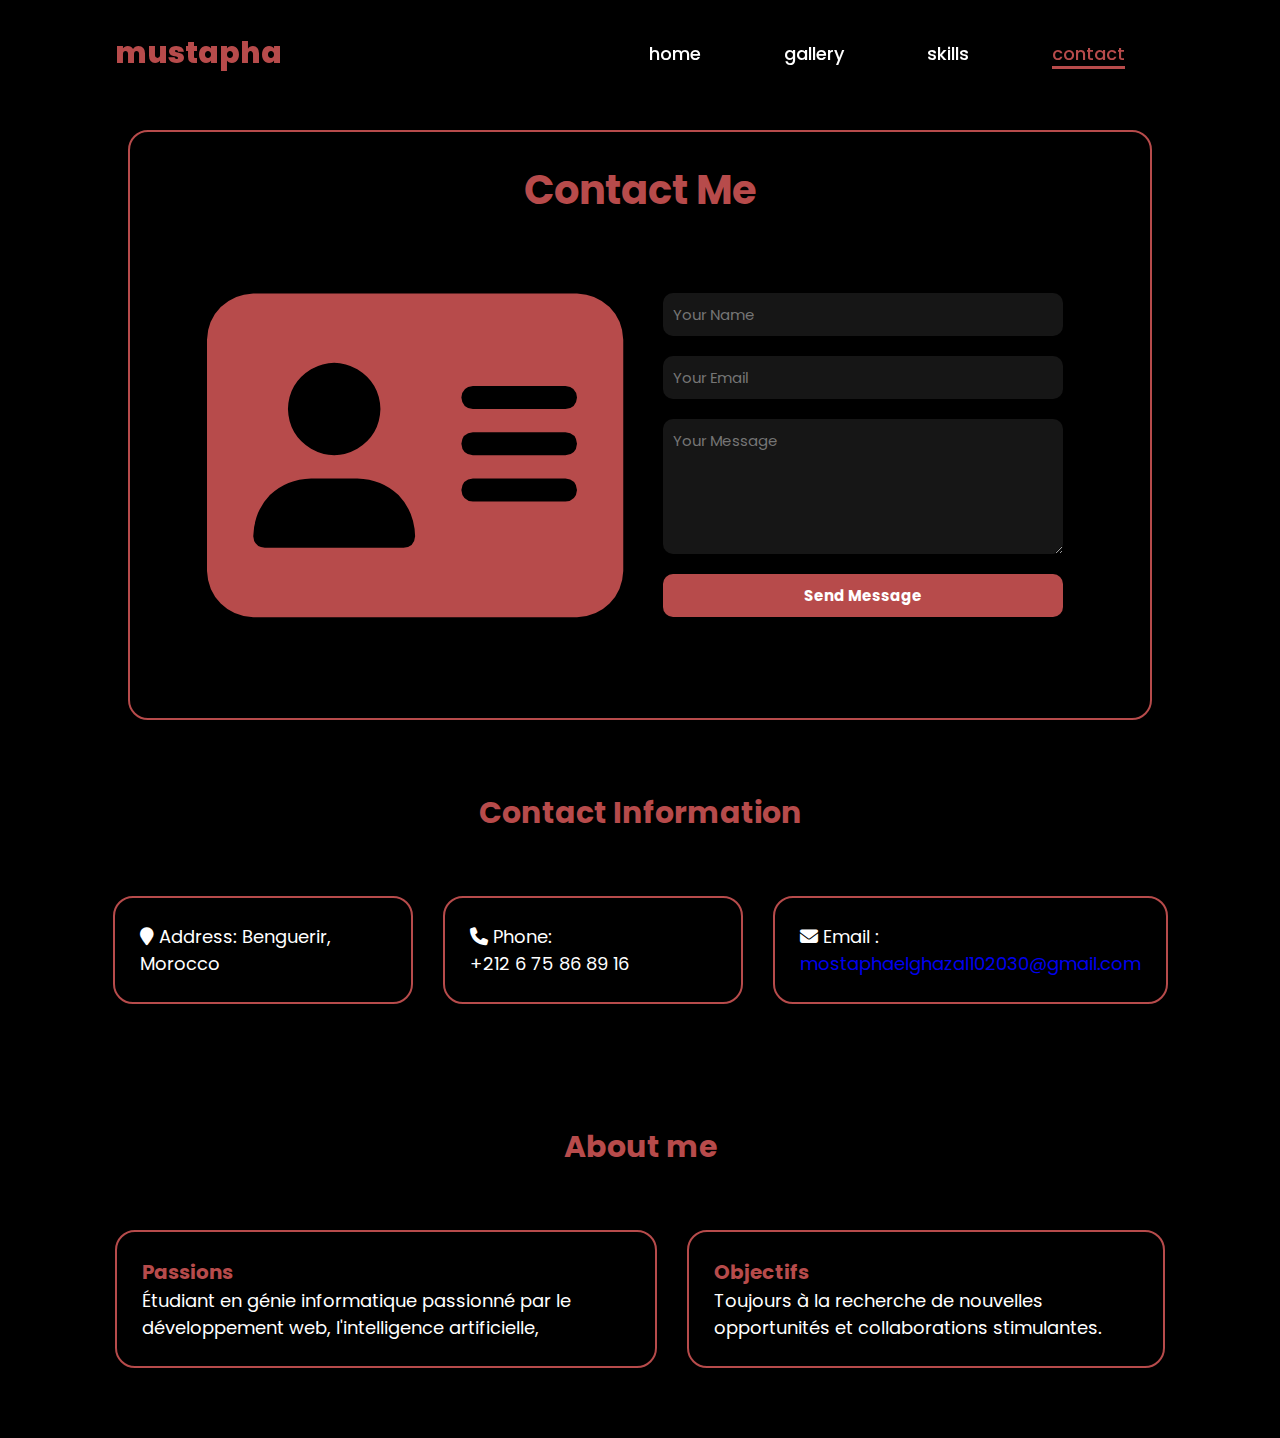
<file: contact.html>
<html lang="en">
<head>
    <meta charset="UTF-8">
    <meta name="viewport" content="width=device-width, initial-scale=1.0">
  
    <link rel="stylesheet" href="contact.css">
    <link rel="stylesheet" href="css/all.min.css">
    <link rel="stylesheet" href="css/fontawesome.min.css">
    <title>skills</title>
</head>
<body>
    <header>
        <a href="index.html"class="logo">mustapha</a>
        <button class="toggle-btn">
            <i class="fa fa-bars"></i>
          </button>
        <nav>
            <a href="index.html">home</a>
            <a href="page.html">gallery</a>
            <a href="skills.html">skills</a>
            <a class="active" href="contact.html">contact</a>
        </nav>
    </header>
    <article class="contact"> 
        <h1>Contact Me</h1>
         <section>
            <i class="fa fa-address-card"></i>
        <div class="contact-container">
           
            
                <input type="text" name="name" placeholder="Your Name" required>
                <input type="email" name="email" placeholder="Your Email" required>
                <textarea name="message" rows="5" placeholder="Your Message" required></textarea>
                <button type="submit">Send Message</button>
           
        </div>
         </section>
        
    
    </article>
     <article class="cordonne">
            <h2>Contact Information</h2>
            <section>     <p><i class="fa fa-map-marker"></i> Address: Benguerir, Morocco</p>
            <p><i class="fa fa-phone"></i> Phone: <br>+212 6 75 86 89 16</p>
            <p>
                <i class="fa fa-envelope"></i>
                Email :
                <a href="mailto:mostaphaelghazal102030@gmail.com">mostaphaelghazal102030@gmail.com</a>
              </p></section>
       
              
            
        </article>
        <article class="aboutmeee">
            <h2>About me</h2>
            <section class="about">
                <div>
                    <h3>
                      Passions  
                    </h3>
                  <p>

                    Étudiant en génie informatique passionné par le développement web, l'intelligence artificielle,</p>  
                </div>
                <div>
                    <h3>
                        Objectifs  
                    </h3>
                  <p>

                    Toujours à la recherche de nouvelles opportunités et collaborations stimulantes.</p>  
                </div>
                
            </section>
        </article>
  <script src="script.js"></script>
</body>
</html>
</file>
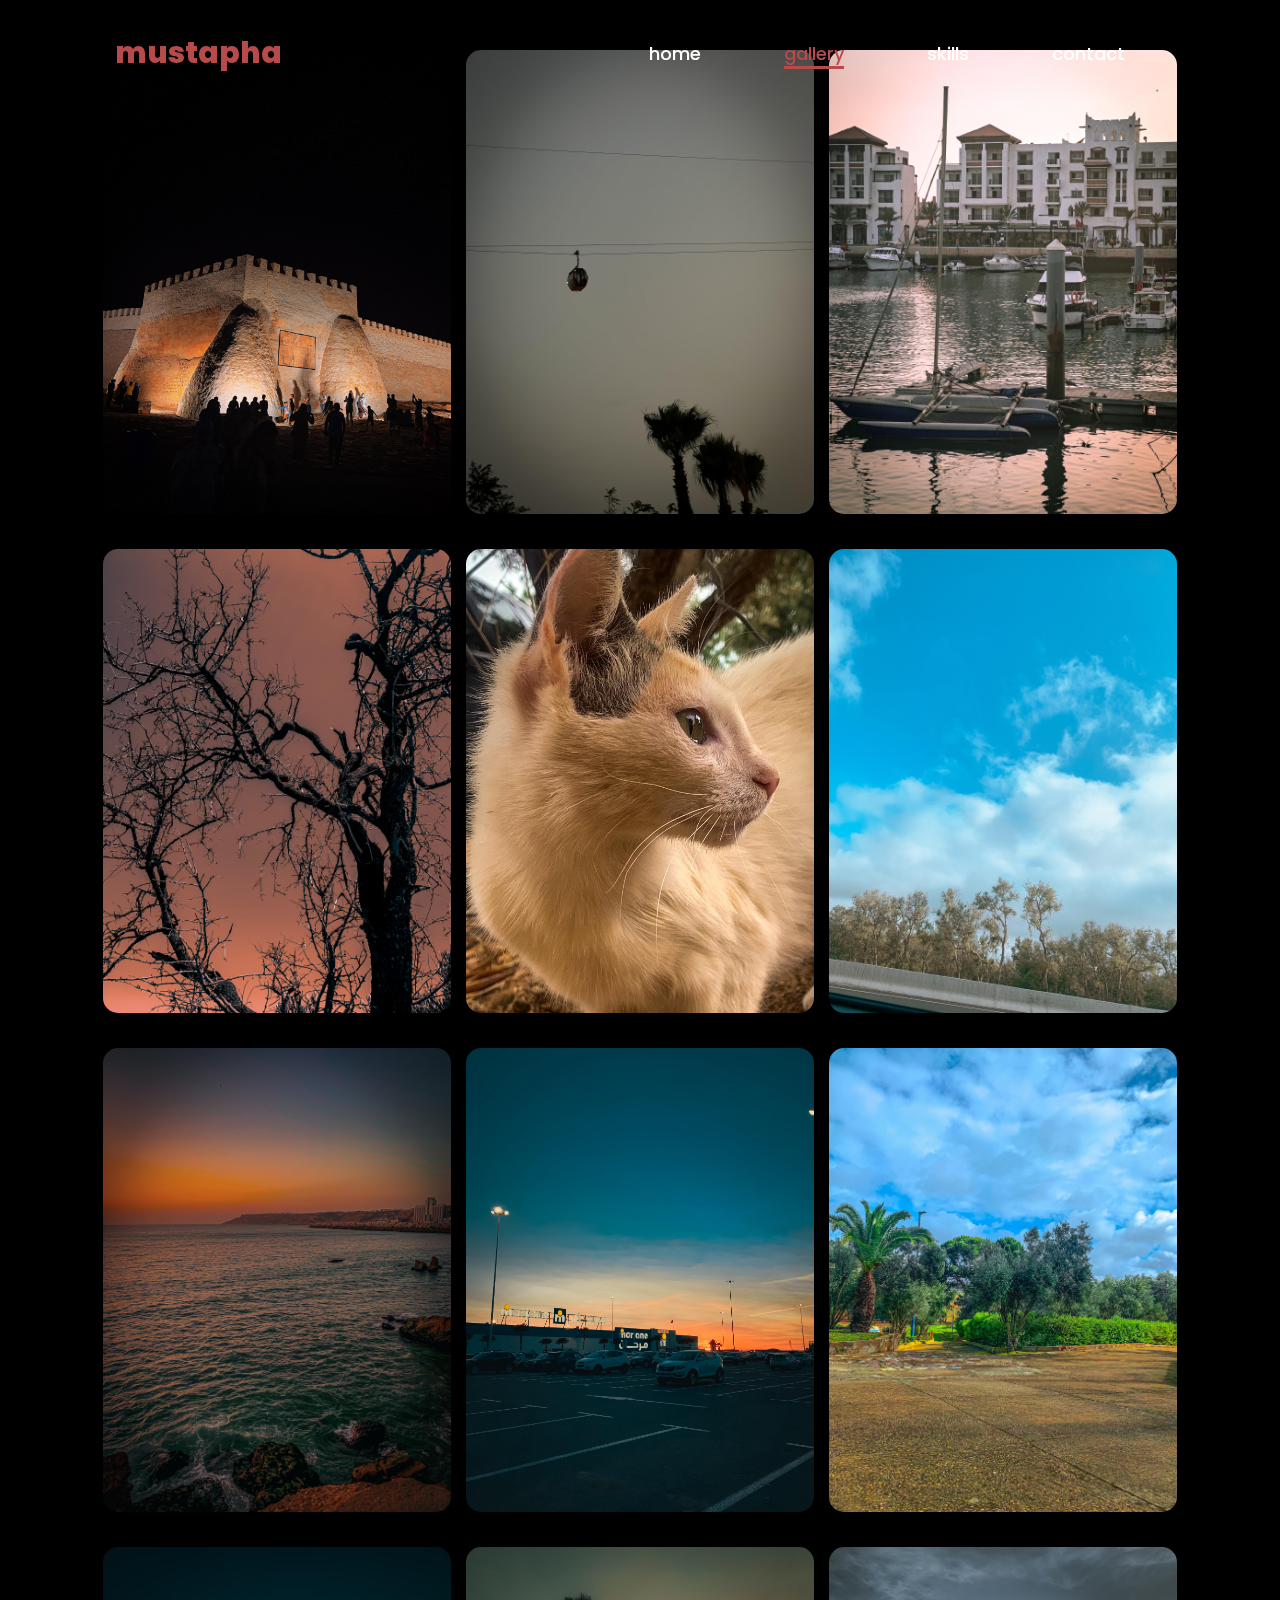
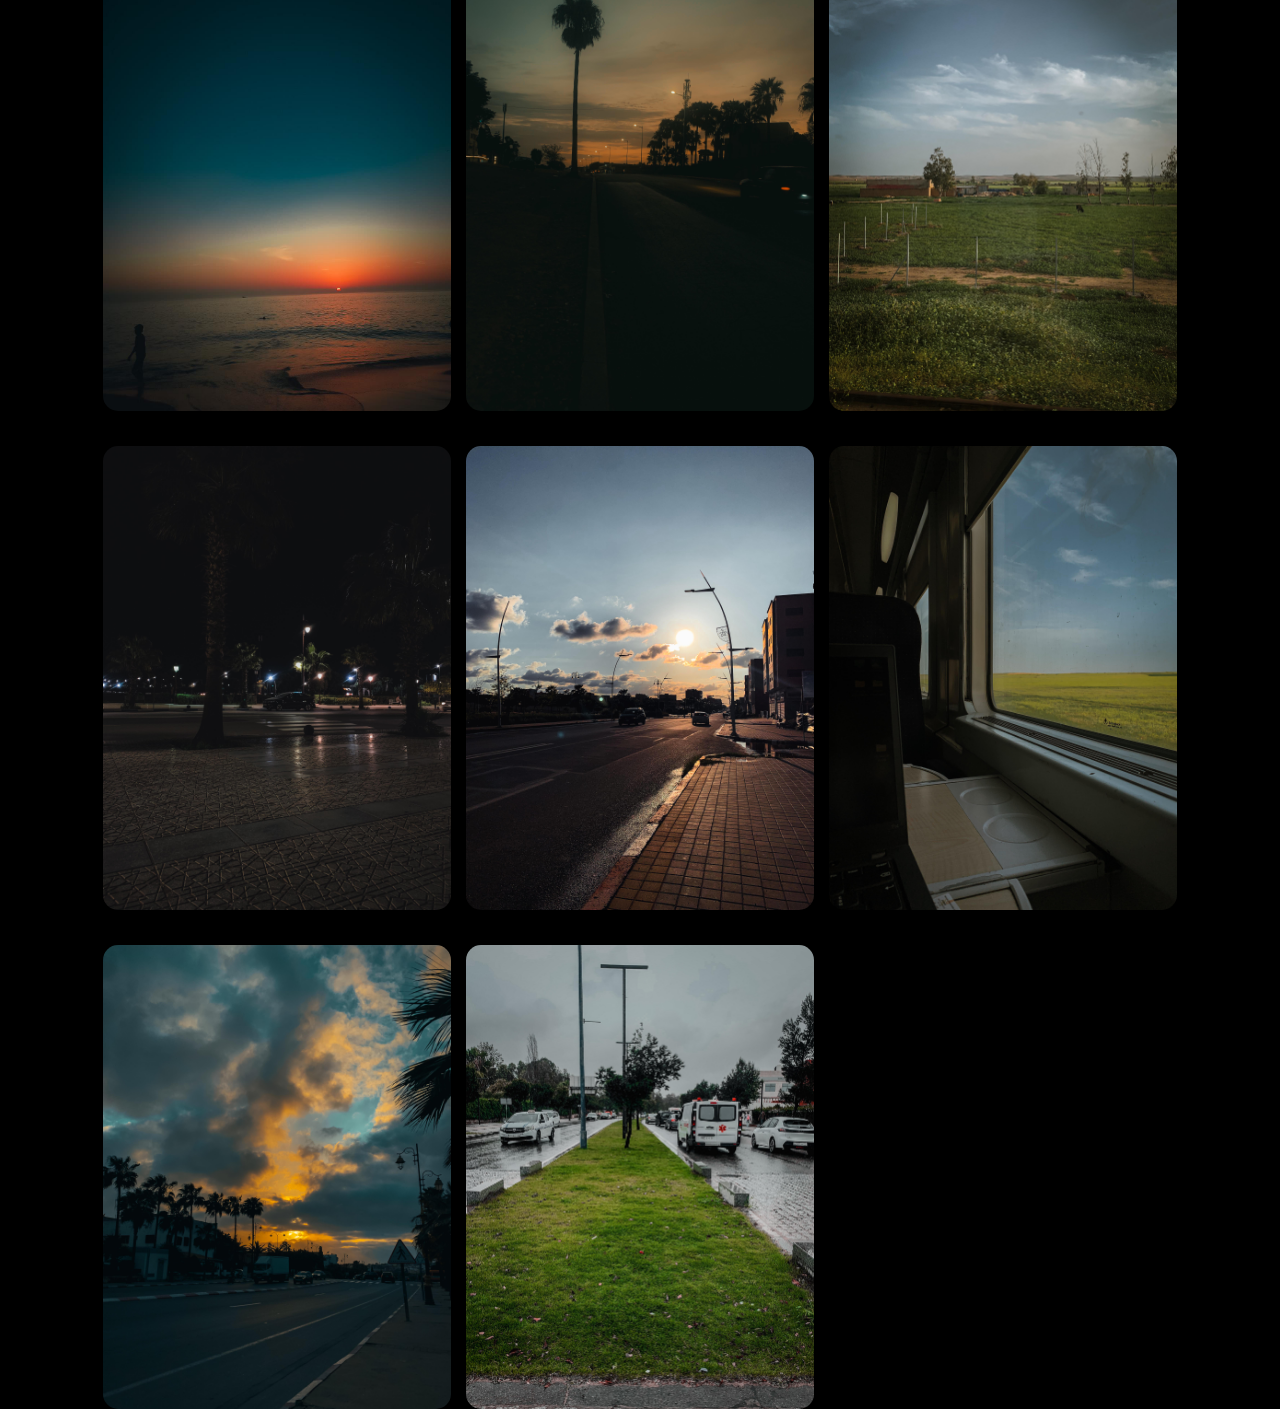
<file: page.html>
<html lang="en">
<head>
    <meta charset="UTF-8">
    <meta name="viewport" content="width=device-width, initial-scale=1.0">
    <link rel="stylesheet" href="css/all.min.css">
    <link rel="stylesheet" href="css/fontawesome.min.css">
    
    <link rel="stylesheet" href="service.css">
    <title>service</title>
</head>
<body>
    <header>
        <a href="index.html"class="logo">mustapha</a>
        <button class="toggle-btn">
            <i class="fa fa-bars"></i>
          </button>
        <nav>
            <a href="index.html">home</a>
            <a class="active" href="page.html">gallery</a>
            <a href="skills.html">skills</a>
            <a href="contact.html">contact</a>
        </nav>
        
    </header>
    <div class="container">
        <div class="card__container">
            <article class="card__article">
                <img src="agadir.jpg" alt="image" class="card__img">
                <div class="card__data">
                    <span class="card__description">Agadir oufella</span>
                    <h2 class="card__title">06/08/2024 </h2>
                    <a href="#" class="card__button">read more</a>
                </div>
            </article>

            <article class="card__article">
                <img src="agadir1.jpg" alt="image" class="card__img">
                <div class="card__data">
                    <span class="card__description">telepherique agadir</span>
                    <h2 class="card__title">06/08/2024</h2>
                    <a href="#" class="card__button">read more</a>
                </div>
            </article>

            <article class="card__article">
                <img src="agadir2.jpg" alt="image" class="card__img">
                <div class="card__data">
                    <span class="card__description">Marina agadir</span>
                    <h2 class="card__title">08/08/2024</h2>
                    <a href="#" class="card__button">read more</a>
                </div>
            </article>
            <article class="card__article">
                <img src="taza.jpg" alt="image" class="card__img">
                <div class="card__data">
                    <span class="card__description">taza</span>
                    <h2 class="card__title">20/06/2024</h2>
                    <a href="#" class="card__button">read more</a>
                </div>
            </article>
            <article class="card__article">
                <img src="taza1.jpg" alt="image" class="card__img">
                <div class="card__data">
                    <span class="card__description">taza</span>
                    <h2 class="card__title">25/06/2024</h2>
                    <a href="#" class="card__button">read more</a>
                </div>
            </article>
            <article class="card__article">
                <img src="taza2.jpg" alt="image" class="card__img">
                <div class="card__data">
                    <span class="card__description">auto route</span>
                    <h2 class="card__title">15/06/2024</h2>
                    <a href="#" class="card__button">read more</a>
                </div>
            </article>
            <article class="card__article">
                <img src="safi1.jpg" alt="image" class="card__img">
                <div class="card__data">
                    <span class="card__description">auto route</span>
                    <h2 class="card__title">15/06/2024</h2>
                    <a href="#" class="card__button">read more</a>
                </div>
            </article>
            <article class="card__article">
                <img src="safi2.jpg" alt="image" class="card__img">
                <div class="card__data">
                    <span class="card__description">auto route</span>
                    <h2 class="card__title">15/06/2024</h2>
                    <a href="#" class="card__button">read more</a>
                </div>
            </article>
            <article class="card__article">
                <img src="safi3.jpg" alt="image" class="card__img">
                <div class="card__data">
                    <span class="card__description">auto route</span>
                    <h2 class="card__title">30/09/2024</h2>
                    <a href="#" class="card__button">read more</a>
                </div>
            </article>
            <article class="card__article">
                <img src="ima/im1.jpg" alt="image" class="card__img">
                <div class="card__data">
                    <span class="card__description">sunset </span>
                    <h2 class="card__title">11/01/2025</h2>
                    <a href="#" class="card__button">read more</a>
                </div>
            </article>
            <article class="card__article">
                <img src="ima/im2.jpg" alt="image" class="card__img">
                <div class="card__data">
                    <span class="card__description">sunset</span>
                    <h2 class="card__title">15/06/2024</h2>
                    <a href="#" class="card__button">read more</a>
                </div>
            </article>
            <article class="card__article">
                <img src="ima/im3.jpg" alt="image" class="card__img">
                <div class="card__data">
                    <span class="card__description">nature</span>
                    <h2 class="card__title">15/06/2025</h2>
                    <a href="#" class="card__button">read more</a>
                </div>
            </article>
            <article class="card__article">
                <img src="ima/im4.jpg" alt="image" class="card__img">
                <div class="card__data">
                    <span class="card__description">night</span>
                    <h2 class="card__title">15/06/2024</h2>
                    <a href="#" class="card__button">read more</a>
                </div>
            </article>
            <article class="card__article">
                <img src="ima/im5.jpg" alt="image" class="card__img">
                <div class="card__data">
                    <span class="card__description">sun</span>
                    <h2 class="card__title">12/04/2025</h2>
                    <a href="#" class="card__button">read more</a>
                </div>
            </article><article class="card__article">
                <img src="ima/im6.jpg" alt="image" class="card__img">
                <div class="card__data">
                    <span class="card__description">travel</span>
                    <h2 class="card__title">01/03/2025</h2>
                    <a href="#" class="card__button">read more</a>
                </div>
            </article><article class="card__article">
                <img src="ima/im7.jpg" alt="image" class="card__img">
                <div class="card__data">
                    <span class="card__description">sunset</span>
                    <h2 class="card__title">25/04/2025</h2>
                    <a href="#" class="card__button">read more</a>
                </div>
            </article>
        </article><article class="card__article">
            <img src="ima/im8.jpg" alt="image" class="card__img">
            <div class="card__data">
                <span class="card__description">pluie</span>
                <h2 class="card__title">03/04/2025</h2>
                <a href="#" class="card__button">read more</a>
            </div>
        </article>
        </div>
    </div>
     
  <script src="script.js"></script>
 </body>
</html>
</file>
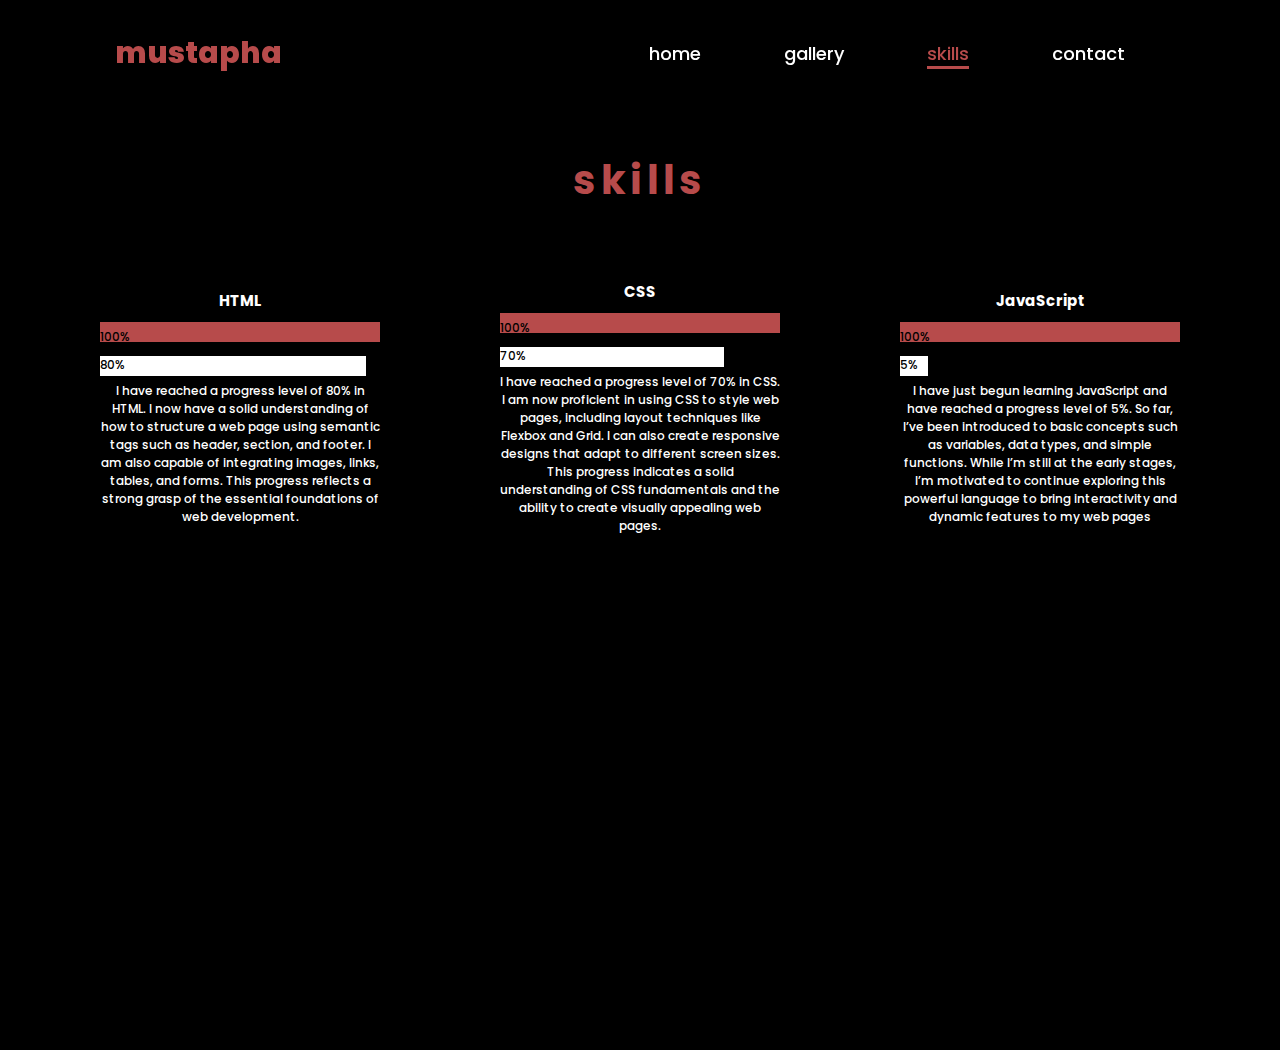
<file: skills.html>
<html lang="en">
  <head>
    <meta charset="UTF-8" />
    <meta name="viewport" content="width=device-width, initial-scale=1.0" />
    <link rel="stylesheet" href="skills.css" />

    <link rel="stylesheet" href="css/all.min.css" />
    <link rel="stylesheet" href="css/fontawesome.min.css" />
    <title>skills</title>
  </head>
  <body>
    <header>
      <a href="index.html" class="logo">mustapha</a>
      <button class="toggle-btn">
        <i class="fa fa-bars"></i>
      </button>
      <nav>
        <a href="index.html">home</a>
        <a href="page.html">gallery</a>
        <a class="active" href="skills.html">skills</a>
        <a href="contact.html">contact</a>
      </nav>
    </header>
    <h1>skills</h1>

    <article> 
      <div class="skill-item">
        <h2>HTML</h2>
        <div class="progress-bar">
          <span class="progress-text">100%</span>
          <div class="progress" style="width: 95%">
            <span class="progress-text">80%</span>
          </div>
        </div>
        <p>
          I have reached a progress level of 80% in HTML. I now have a solid
          understanding of how to structure a web page using semantic tags such
          as header, section, and footer. I am also capable of integrating
          images, links, tables, and forms. This progress reflects a strong
          grasp of the essential foundations of web development.
        </p>
      </div>
      <div class="skill-item">
        <h2>CSS</h2>
        <div class="progress-bar">
          <span class="progress-text">100%</span>
          <div class="progress" style="width: 80%">
            <span class="progress-text">70%</span>
          </div>
        </div>
        <p>
          I have reached a progress level of 70% in CSS. I am now proficient in
          using CSS to style web pages, including layout techniques like Flexbox
          and Grid. I can also create responsive designs that adapt to different
          screen sizes. This progress indicates a solid understanding of CSS
          fundamentals and the ability to create visually appealing web pages.
        </p>
      </div>
      <div class="skill-item">
        <h2>JavaScript</h2>
        <div class="progress-bar">
          <span class="progress-text">100%</span>
          <div class="progress" style="width: 10%">
            <span class="progress-text">5%</span>
          </div>
        </div>
        <p>
          I have just begun learning JavaScript and have reached a progress
          level of 5%. So far, I’ve been introduced to basic concepts such as
          variables, data types, and simple functions. While I’m still at the
          early stages, I’m motivated to continue exploring this powerful
          language to bring interactivity and dynamic features to my web pages
        </p>
      </div>
    </article>
 
 
    
    <script src="script.js"></script>
  </body>
</html>
</file>
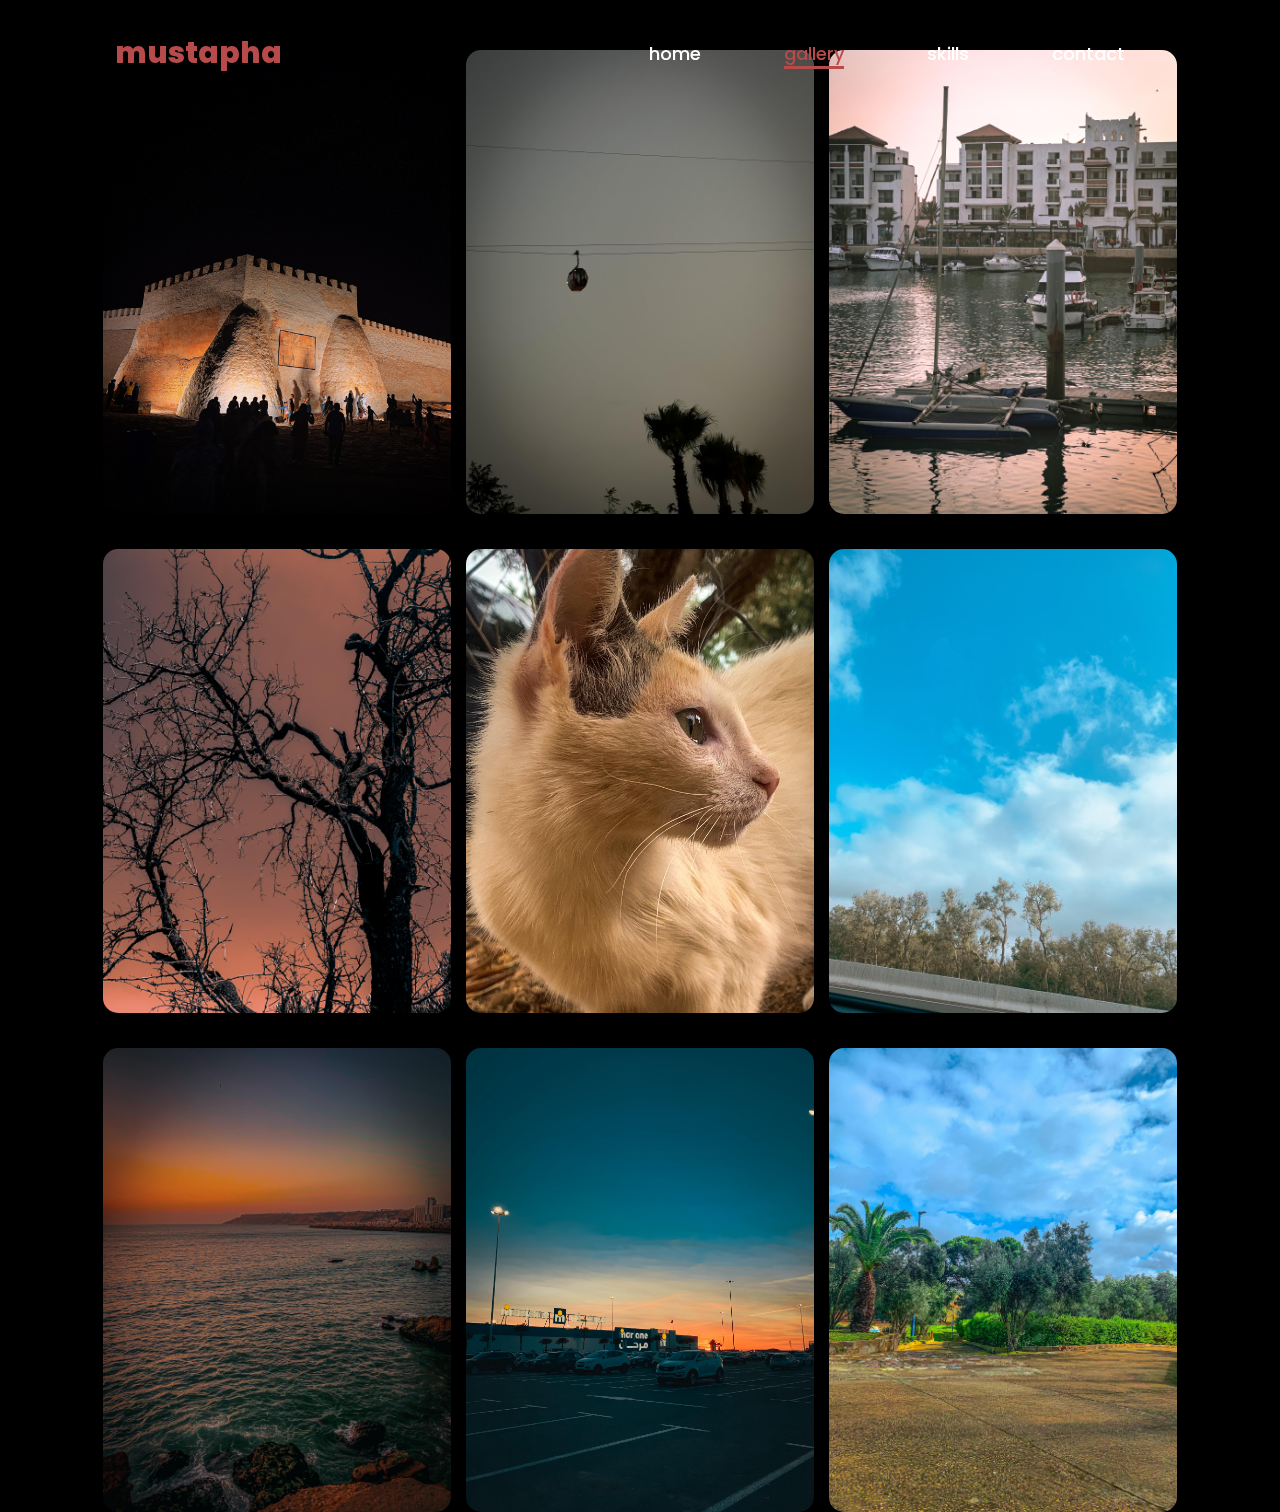
<file: portfolio/page.html>
<html lang="en">
<head>
    <meta charset="UTF-8">
    <meta name="viewport" content="width=device-width, initial-scale=1.0">
    
    <link rel="stylesheet" href="service.css">
    <title>service</title>
</head>
<body>
    <header>
        <a href="index.html"class="logo">mustapha</a>
    
        <nav>
            <a href="index.html">home</a>
            <a class="active" href="page.html">gallery</a>
            <a href="skills.html">skills</a>
            <a href="contact.html">contact</a>
        </nav>
        
    </header>
    <div class="container">
        <div class="card__container">
            <article class="card__article">
                <img src="agadir.jpg" alt="image" class="card__img">
                <div class="card__data">
                    <span class="card__description">Agadir oufella</span>
                    <h2 class="card__title">06/08/2024 </h2>
                    <a href="#" class="card__button">read more</a>
                </div>
            </article>

            <article class="card__article">
                <img src="agadir1.jpg" alt="image" class="card__img">
                <div class="card__data">
                    <span class="card__description">telepherique agadir</span>
                    <h2 class="card__title">06/08/2024</h2>
                    <a href="#" class="card__button">read more</a>
                </div>
            </article>

            <article class="card__article">
                <img src="agadir2.jpg" alt="image" class="card__img">
                <div class="card__data">
                    <span class="card__description">Marina agadir</span>
                    <h2 class="card__title">08/08/2024</h2>
                    <a href="#" class="card__button">read more</a>
                </div>
            </article>
            <article class="card__article">
                <img src="taza.jpg" alt="image" class="card__img">
                <div class="card__data">
                    <span class="card__description">taza</span>
                    <h2 class="card__title">20/06/2024</h2>
                    <a href="#" class="card__button">read more</a>
                </div>
            </article>
            <article class="card__article">
                <img src="taza1.jpg" alt="image" class="card__img">
                <div class="card__data">
                    <span class="card__description">taza</span>
                    <h2 class="card__title">25/06/2024</h2>
                    <a href="#" class="card__button">read more</a>
                </div>
            </article>
            <article class="card__article">
                <img src="taza2.jpg" alt="image" class="card__img">
                <div class="card__data">
                    <span class="card__description">auto route</span>
                    <h2 class="card__title">15/06/2024</h2>
                    <a href="#" class="card__button">read more</a>
                </div>
            </article>
            <article class="card__article">
                <img src="safi1.jpg" alt="image" class="card__img">
                <div class="card__data">
                    <span class="card__description">auto route</span>
                    <h2 class="card__title">15/06/2024</h2>
                    <a href="#" class="card__button">read more</a>
                </div>
            </article>
            <article class="card__article">
                <img src="safi2.jpg" alt="image" class="card__img">
                <div class="card__data">
                    <span class="card__description">auto route</span>
                    <h2 class="card__title">15/06/2024</h2>
                    <a href="#" class="card__button">read more</a>
                </div>
            </article>
            <article class="card__article">
                <img src="safi3.jpg" alt="image" class="card__img">
                <div class="card__data">
                    <span class="card__description">auto route</span>
                    <h2 class="card__title">15/06/2024</h2>
                    <a href="#" class="card__button">read more</a>
                </div>
            </article>
        </div>
    </div>
     
</body>
</html>
</file>
<file: contact.css>
@import url('https://fonts.googleapis.com/css2?family=Poppins%3Awght%40100%3B200%3B300%3B400%3B500%3B600&display=swap%27%29%3B');

* {
    margin: 0;
    padding: 0;
    box-sizing: border-box;
    border: none;
    text-decoration: none;
    outline: none;
    font-family: 'poppins', sans-serif;
}

html {
    font-size: 62.5%;
}

body {
    width: 100%;
    height: 100vh;
    overflow-x: hidden;
    background-color: black;
    color: white;

}

header {
    margin-top: 20px;
    position: fixed;
    top: 0;
    left: 0;
    width: 100%;
    padding: 1rem 9%;
    background-color: transparent;
    filter: drop-shadow(10px);
    display: flex;
    justify-content: space-between;
    align-items: center;
    z-index: 100;
}

.logo {
    font-size: 3rem;
    font-weight: 800;
    color: #b74b4b;
    cursor: pointer;
    transition: 0.5s ease;
}

.logo:hover {
    transform: scale(1.1);
}

nav a {
    font-size: 1.8rem;
    font-weight: 500;
    margin: 4rem;
    color: white;
    transition: 0.3s ease;
    border-bottom: 3px solid transparent;
}

nav a:hover,
nav a.active {
    color: #b74b4b;
    border-bottom: 3px solid #b74b4b;

}

@media(max-width:995px) {
    nav {
        position: absolute;
        display: none;
        top: 0;
        right: 0;
        width: 40%;
        border-left: 3px solid #b74b4b;
        border-bottom: 3px solid #b74b4b;
        border-top-left-radius: 2rem;
        padding: 1rem solid;
        background-color: #161616;
        border-top: 0, 1 rem solid rgba(0, 0, 0, 0.1);
    }

    nav.active {
        display: block;
    }

    nav a {
        display: block;
        font-size: 2rem;
        margin: 3rem 0;
    }

    nav a:hover,
    nav a.active {
        padding: 1rem;
        border-radius: 0, 5rem;
        border-bottom: 0, 5 rem solid #b74b4b;
    }

}

section {
    min-height: auto;
    padding: 5rem 9% 5rem;
}

.home {
    display: flex;
    justify-content: center;
    align-items: center;
    gap: 8rem;
    background-color: black;

}

.home-content h1 {
    font-size: 6rem;
    font-weight: 700;
    line-height: 1, 3;

}

span {
    color: #b74b4b;
}

.home-content h3 {
    font-size: 4rem;
    margin-bottom: 1rem;
    font-weight: 700;
}

.home-content p {
    font-size: 1, 7rem;
    margin-bottom: 2rem;
    font-weight: 500;
}

section {
    display: flex;
    flex-direction: row;
    gap: 30px;
    justify-content: center;
    align-items: center;
}

.fa-address-card {
    font-size: 37rem;
    color: #b74b4b;

}

.contact {
    display: flex;
    flex-direction: column;
    margin-top: 130px;
    justify-content: center;
    align-items: center;
    width: 80%;

    background-color: black;
    border: #b74b4b solid 2px;
    border-radius: 2rem;
    height: auto;
    margin-left: auto;
    margin-right: auto;
    padding: 28px;


}

.contact-container {

    display: flex;
    flex-direction: column;
    padding: 10px;
    border-radius: 20px;

    gap: 2rem;


}

.contact-container input,
textarea,
button {
    padding: 1rem;
    font-size: 15px;
    border-radius: 1rem;
    border: none;
    background-color: #161616;
    color: white;
    transition: 0.3s;
    width: 400px;
}

.contact-container input:focus,
textarea:focus,
button:focus {
    border: 2px solid #b74b4b;
    background-color: #161616;
    color: white;
}

.contact-container input:hover,
textarea:hover,
button:hover {
    background-color: #161616;
    color: white;
    border: 2px solid #b74b4b;
}

.contact h1 {
    font-size: 4rem;
    font-weight: 700;
    line-height: 1, 3;
    color: #b74b4b;
}

.contact-container button {
    background-color: #b74b4b;
    color: white;
    font-size: 1.5rem;
    font-weight: 700;
    cursor: pointer;
    transition: 0.3s ease;
}

.contact-container button:hover {
    background-color: #b74b4b;
    color: white;
    font-size: 1.5rem;
    font-weight: 700;
    cursor: pointer;
    transition: 0.3s ease;
}

@media(max-width:426px) {

    .contact h1 {
        font-size: 2rem;
    }

    .contact {
        width: 95%;
        padding: 2rem;
        border: none;

        gap: 1rem;
    }

    .contact-container {
        margin-left: 0px;
        width: fit-content;
        padding: 10px;
        border-radius: 20px;
        gap: 2rem;
    }

    .contact-container input,
    textarea,
    button {
        max-width: 300px;
    }

    section {
        display: flex;
        flex-direction: column;
        gap: 10px;
        justify-content: center;
        align-items: center;
    }

    .fa-address-card {
        font-size: 20rem;
        color: #b74b4b;
    }
}

@media(min-width:426px) and (max-width: 768px) {

    .contact h1 {
        font-size: 2rem;
    }

    .contact {
        width: 95%;
        padding: 2rem;
        border: none;

        gap: 1rem;
    }

    .contact-container {
        margin-left: 0px;
        width: fit-content;
        padding: 10px;
        border-radius: 20px;
        gap: 2rem;
    }

    .contact-container input,
    textarea,
    button {
        max-width: 300px;
    }

    section {
        display: flex;
        flex-direction: column;
        gap: 10px;
        justify-content: center;
        align-items: center;
    }

    .fa-address-card {
        font-size: 30rem;
        color: #b74b4b;
    }
}

@media(min-width:768px) and (max-width:995px) {

    .contact h1 {
        font-size: 2rem;
    }

    .contact {
        width: 95%;
        padding: 2rem;
        border: #b74b4b solid 2px;
        justify-content: center;
        align-items: center;
        gap: 1rem;
    }

    .contact-container {
        margin-left: 0px;
        width: fit-content;
        padding: 10px;
        border-radius: 20px;
        gap: 2rem;
    }

    .contact-container input,
    textarea,
    button {
        max-width: 300px;
    }

    section {
        display: flex;
        flex-direction: row;
        gap: 10px;
        justify-content: center;
        align-items: center;
    }

    .contact-container input,
    textarea,
    button {
        max-width: 300px;
    }

    .fa-address-card {
        font-size: 30rem;
        color: #b74b4b;
    }

    .cordonne section {
        display: flex;
        flex-direction: column;
    }

}

.show-nav {
    display: block;
}

.toggle-btn {
    display: none;
}

@media(max-width: 995px) {
    .toggle-btn {
        display: flex;


        right: 10%;
        padding: 1rem;
        background-color: #b74b4b;
        color: black;
        font-size: 17px;
        height: fit-content;
        width: fit-content;
        cursor: pointer;
        border: none;
        border-radius: 0.5rem;


    }

    .toggle-btn:hover {
        background-color: #a38282;
        color: white;
        font-size: 1.5rem;
        font-weight: 700;
        cursor: pointer;
        transition: 0.3s ease;
    }
    .aboutmeee,
    .cordonne {
        margin-top: 50px;
        display: flex;
        flex-direction: column;
        gap: 10px;
        justify-content: center;
        align-items: center;
        padding: 20px;
    }
    .aboutmeee h2 ,
    .cordonne h2 {
        font-size: 2rem;
        font-weight: 700;
        line-height: 1, 3;
        color: #b74b4b;
        justify-content: center;
        align-items: center;
    }

    .cordonne p {
        border: none;
    }}
    
 
.cordonne {
    margin-top: 50px;
    display: flex;
    flex-direction: column;
    gap: 10px;
    justify-content: center;
    align-items: center;
    padding: 20px;

}

article h2 {
    font-size: 3rem;
    font-weight: 700;
    line-height: 1, 3;
    color: #b74b4b;
    justify-content: center;
    align-items: center;
}
article h3{
    font-size: 2rem;
    font-weight: 700;
    line-height: 1, 3;
    color: #b74b4b;
    justify-content: center;
    align-items: center;
}
.aboutmeee,
.cordonne {
    margin-top: 50px;
    display: flex;
    flex-direction: column;
    gap: 10px;
    justify-content: center;
    align-items: center;
    padding-bottom: 20px;
}

.cordonne p {
    font-size: 18px;
    border: #b74b4b solid 2px;
    border-radius: 20px;
    padding: 25px;
    min-width: 300px;
    text-decoration: none;
}
.cordonne p:hover {
    background-color: #b74b4b;
    color: white;
    font-size: 1.5rem;
    font-weight: 700;
    cursor: pointer;
    transition: 0.3s ease;
}
.aboutmeee div {
    font-size: 18px;
    border: #b74b4b solid 2px;
    border-radius: 20px;
    padding: 25px;
    min-width: 300px;
    text-decoration: none;
    justify-content: center;
    align-items: center;
}
</file>
<file: service.css>
@import url('https://fonts.googleapis.com/css2?family=Poppins%3Awght%40100%3B200%3B300%3B400%3B500%3B600&display=swap%27%29%3B');

* {
  margin: 0;
  padding: 0;
  box-sizing: border-box;
  border: none;
  text-decoration: none;
  outline: none;
  font-family: 'poppins', sans-serif;
}

html {
  font-size: 62.5%;
}

body {
  width: 100%;
  height: 100vh;
  overflow-x: hidden;
  background-color: black;
  color: white;

}

header {
  margin-top: 20px;
  position: fixed;
  top: 0;
  left: 0;
  width: 100%;
  padding: 1rem 9%;
  background-color: transparent;
  filter: drop-shadow(10px);
  display: flex;
  justify-content: space-between;
  align-items: center;
  z-index: 100;

}

.logo {
  font-size: 3rem;
  font-weight: 800;
  color: #b74b4b;
  cursor: pointer;
  transition: 0.5s ease;
}

.logo:hover {
  transform: scale(1.1);
}

nav a {
  font-size: 1.8rem;
  font-weight: 500;
  margin: 4rem;
  color: white;
  transition: 0.3s ease;
  border-bottom: 3px solid transparent;
}

nav a:hover,
nav a.active {
  color: #b74b4b;
  border-bottom: 3px solid #b74b4b;

}

@media(max-width:995px) {
  nav {
    position: absolute;
    display: none;
    top: 0;
    right: 0;
    width: 40%;
    border-left: 3px solid #b74b4b;
    border-bottom: 3px solid #b74b4b;
    border-top-left-radius: 2rem;
    padding: 1rem solid;
    background-color: #161616;
    border-top: 0, 1 rem solid rgba(0, 0, 0, 0.1);
  }

  nav.active {
    display: block;
  }

  nav a {
    display: block;
    font-size: 2rem;
    margin: 3rem 0;
  }

  nav a:hover,
  nav a.active {
    padding: 1rem;
    border-radius: 0, 5rem;
    border-bottom: 0, 5 rem solid #b74b4b;
  }
}

section {
  min-height: 100vh;
  padding: 5rem 9% 5rem;
}

.home {
  display: flex;
  justify-content: center;
  align-items: center;
  gap: 8rem;
  background-color: black;

}

.home-content h1 {
  font-size: 6rem;
  font-weight: 700;
  line-height: 1, 3;

}

span {
  color: #b74b4b;
}

.home-content h3 {
  font-size: 4rem;
  margin-bottom: 1rem;
  font-weight: 700;
}

.home-content p {
  font-size: 1, 7rem;
  margin-bottom: 2rem;
  font-weight: 500;
}

@import url("https://fonts.googleapis.com/css2?family=Poppins:wght@400;500&display=swap");

:root {

  --text-color: white;
  --body-font: "Poppins", sans-serif;
  --h2-font-size: 1.25rem;
  --small-font-size: .813rem;
}


@media screen and (min-width: 1120px) {
  :root {
    --h2-font-size: 1.5rem;
    --small-font-size: .875rem;
  }
}

* {
  box-sizing: border-box;
  padding: 0;
  margin: 0;
}

body {
  font-family: var(--body-font);

  color: var(--text-color);
}

img {
  display: block;
  max-width: 100%;
  height: auto;
}

/*=============== CARD ===============*/
.container {
  display: grid;
  place-items: center;
  margin-inline: 1.5rem;
  padding-block: 5rem;
}

.card__container {
  display: grid;
  row-gap: 3.5rem;
}

.card__article {
  position: relative;
  overflow: hidden;
}

.card__img {
  width: 328px;
  border-radius: 1.5rem;
}

.card__data {
  width: 280px;
  background-color: var(--container-color);
  padding: 1.5rem 2rem;
  box-shadow: 0 8px 24px hsla(0, 0%, 0%, .15);
  border-radius: 1rem;
  position: absolute;
  bottom: -9rem;
  left: 0;
  right: 0;
  margin-inline: auto;
  opacity: 0;
  transition: opacity 1s 1s;
}

.card__description {
  display: block;
  font-size: var(--small-font-size);
  margin-bottom: .25rem;
}

.card__title {
  font-size: var(--h2-font-size);
  font-weight: 500;
  color: var(--title-color);
  margin-bottom: .75rem;
}

.card__button {
  text-decoration: none;
  font-size: var(--small-font-size);
  font-weight: 500;
  color: var(--first-color);
}

.card__button:hover {
  text-decoration: underline;
}

/* Naming animations in hover */
.card__article:hover .card__data {
  animation: show-data 1s forwards;
  opacity: 1;
  transition: opacity .3s;
}

.card__article:hover {
  animation: remove-overflow 2s forwards;
}

.card__article:not(:hover) {
  animation: show-overflow 2s forwards;
}

.card__article:not(:hover) .card__data {
  animation: remove-data 1s forwards;
}

/* Card animation */
@keyframes show-data {
  50% {
    transform: translateY(-10rem);
  }

  100% {
    transform: translateY(-7rem);
  }
}

@keyframes remove-overflow {
  to {
    overflow: initial;
  }
}

@keyframes remove-data {
  0% {
    transform: translateY(-7rem);
  }

  50% {
    transform: translateY(-10rem);
  }

  100% {
    transform: translateY(.5rem);
  }
}

@keyframes show-overflow {
  0% {
    overflow: initial;
    pointer-events: none;
  }

  50% {
    overflow: hidden;
  }
}

/*=============== BREAKPOINTS ===============*/
/* For small devices */
@media screen and (max-width: 340px) {
  .container {
    margin-inline: 1rem;
  }

  .card__data {
    width: 250px;
    padding: 1rem;
  }
}

/* For medium devices */
@media screen and (min-width: 768px) {
  .card__container {
    grid-template-columns: repeat(2, 1fr);
    column-gap: 1.5rem;
  }
}

/* For large devices */
@media screen and (min-width: 1120px) {
  .container {
    height: 100vh;
  }

  .card__container {
    grid-template-columns: repeat(3, 1fr);
  }

  .card__img {
    width: 348px;
  }

  .card__data {
    width: 316px;
    padding-inline: 2.5rem;
  }
}

.show-nav {
  display: block;
}

.toggle-btn {
  display: none;
}

@media(max-width: 995px) {
  .toggle-btn {
    display: flex;


    right: 10%;
    padding: 1rem;
    background-color: #b74b4b;
    color: black;
    font-size: 17px;
    height: fit-content;
    width: fit-content;
    cursor: pointer;
    border: none;
    border-radius: 0.5rem;


  }
}
</file>
<file: skills.css>
@import url('https://fonts.googleapis.com/css2?family=Poppins%3Awght%40100%3B200%3B300%3B400%3B500%3B600&display=swap%27%29%3B');

* {
    margin: 0;
    padding: 0;
    box-sizing: border-box;
    border: none;
    text-decoration: none;
    outline: none;
    font-family: 'poppins', sans-serif;
}

html {
    font-size: 62.5%;
}

body {
    width: 100%;
    height: 100vh;
    overflow-x: hidden;
    background-color: black;
    color: white;

}

header {
    margin-top: 20px;
    position: fixed;
    top: 0;
    left: 0;
    width: 100%;
    padding: 1rem 9%;
    background-color: transparent;
    filter: drop-shadow(10px);
    display: flex;
    justify-content: space-between;
    align-items: center;
    z-index: 100;

}

.logo {
    font-size: 3rem;
    font-weight: 800;
    color: #b74b4b;
    cursor: pointer;
    transition: 0.5s ease;
}

.logo:hover {
    transform: scale(1.1);
}

nav a {
    font-size: 1.8rem;
    font-weight: 500;
    margin: 4rem;
    color: white;
    transition: 0.3s ease;
    border-bottom: 3px solid transparent;

}

nav a:hover,
nav a.active {
    color: #b74b4b;
    border-bottom: 3px solid #b74b4b;

}

@media(max-width:995px) {
    nav {
        position: absolute;
        display: none;
        top: 0;
        right: 0;
        width: 40%;
        border-left: 3px solid #b74b4b;
        border-bottom: 3px solid #b74b4b;
        border-top-left-radius: 2rem;
        padding: 1rem solid;
        background-color: #161616;
        border-top: 0, 1 rem solid rgba(0, 0, 0, 0.1);
    }

    nav.active {
        display: block;
    }

    nav a {
        display: block;
        font-size: 2rem;
        margin: 3rem 0;
    }

    nav a:hover,
    nav a.active {
        padding: 1rem;
        border-radius: 0, 5rem;
        border-bottom: 0, 5 rem solid #b74b4b;
    }

}

section {
    min-height: 100vh;
    padding: 5rem 9% 5rem;
}

.home {
    display: flex;
    justify-content: center;
    align-items: center;
    gap: 8rem;
    background-color: black;

}

.home-content h1 {
    font-size: 6rem;
    font-weight: 700;
    line-height: 1, 3;

}

span {
    color: #b74b4b;
}

.home-content h3 {
    font-size: 4rem;
    margin-bottom: 1rem;
    font-weight: 700;
}

.home-content p {
    font-size: 1, 7rem;
    margin-bottom: 2rem;
    font-weight: 500;
}

.show-nav {
    display: block;
}

.toggle-btn {
    display: none;
}

@media(max-width: 995px) {
    .toggle-btn {
        display: flex;


        right: 10%;
        padding: 1rem;
        background-color: #b74b4b;
        color: black;
        font-size: 17px;
        height: fit-content;
        width: fit-content;
        cursor: pointer;
        border: none;
        border-radius: 0.5rem;


    }
}

h1 {
    font-size: 6rem;
    font-weight: 700;
    margin-bottom: 2rem;
    margin-top: 150px;
    text-align: center;
    font-size: 4rem;
    font-weight: 700;
    margin-bottom: 2rem;
    text-align: center;
    color: #b74b4b;


    letter-spacing: 0.5rem;
}

article {
    display: flex;
    
    justify-content: center;
    align-items: center;
    gap: 10rem;
    margin-top: 7rem;
    
}

.skill-item {
    
    display: flex;
     padding-left:1rem ;
    padding-right: 1rem; ;
    padding-bottom: 4rem;
    justify-content: center;
    align-items: center;
    width: 300px;
    
   
    margin-bottom: 20px;
    flex-direction: column;
    justify-content: center;
    

}

.progress-bar {


    width: 100%;
    justify-content: center;
    height: 2rem;
    align-items: center;
    padding-top: 6px;
    padding-bottom: 6px;
    background-color: #b74b4b;

    margin-top: 1rem;
    margin-bottom: 2rem;
}

.progress {
    justify-content: center;


    align-items: center;
    height: 2rem;
    background-color: #ffffff;

    margin-top: 1rem;
    margin-bottom: 2rem;
   
}

.progress-text {

    justify-content: center;
    align-items: center;


    left: 50%;

    font-size: 12px;
    font-weight: 500;
    color: #000000;
}

.skill-item p {
    font-size: 12px;
    
    font-weight: 500;
    margin-top: 2rem;
    color: #ffffff;
    text-align: center;
}
.skill-item:hover {
   
    transition: 0.5s ease;
    border-radius: 1rem;
    box-shadow: 0px 0px 20px rgba(192, 71, 71, 0.5);
}
 
.skill-item:hover .progress-bar {
    background-color: #ffffff;
    transition: 0.5s ease;
}
.skill-item:hover .progress {
    background-color: #ff0000;
    transition: 0.5s ease;
}
 
@media(max-width:995px){
    article {
        flex-direction: column;
        gap: 5rem;
    }
    h1{
        font-size: 4rem;
        margin-top: 150px;
        margin-bottom: 2rem;
    }
}
</file>
<file: portfolio/service.css>
@import url('https://fonts.googleapis.com/css2?family=Poppins%3Awght%40100%3B200%3B300%3B400%3B500%3B600&display=swap%27%29%3B');

*{
    margin: 0;
    padding: 0;
    box-sizing: border-box;
    border: none;
    text-decoration: none;
    outline: none;
    font-family: 'poppins', sans-serif;
}
html{
    font-size: 62.5%;
}
body{
     width: 100%;
     height: 100vh;
     overflow-x: hidden;
     background-color: black;
     color: white;

}
header{
    margin-top: 20px;
    position:fixed;
    top: 0;
    left: 0;
    width: 100%;
    padding: 1rem 9%;
    background-color: transparent;
    filter:drop-shadow(10px) ;
    display: flex;
    justify-content: space-between;
    align-items: center;
    z-index: 100;
    
}
.logo{
    font-size: 3rem;
    font-weight: 800;
    color:#b74b4b;
    cursor: pointer;
    transition: 0.5s ease;
}
.logo:hover{
    transform: scale(1.1);
}
nav a{
    font-size: 1.8rem;
    font-weight: 500;
    margin: 4rem;
    color: white;
    transition: 0.3s ease;
    border-bottom: 3px solid transparent;
}

nav a:hover,
nav a.active{
     color: #b74b4b;
    border-bottom: 3px solid #b74b4b;

}
@media(max-width:995px){
    nav{
        position: absolute;
        display: none;
        top: 0;
        right: 0;
        width: 40%;
        border-left: 3px solid #b74b4b;
        border-bottom: 3px solid #b74b4b;
        border-top-left-radius: 2rem;
        padding: 1rem solid ;
        background-color:#161616 ;
        border-top: 0,1 rem solid rgba(0,0,0,0.1);
    }
    nav.active{
        display: block;
    }
    nav a{
        display: block;
        font-size: 2rem;
        margin: 3rem 0;
    }
    nav a:hover,
    nav a.active{
        padding:1rem;
        border-radius: 0,5rem;
        border-bottom: 0,5 rem solid #b74b4b;
    }
}
section{
    min-height: 100vh;
    padding: 5rem 9% 5rem;
}
.home{
    display: flex;
    justify-content: center ;
    align-items: center;
    gap: 8rem;
    background-color:black;

}
.home-content h1{
    font-size: 6rem;
    font-weight: 700;
    line-height: 1,3;
   
}
span{
    color: #b74b4b;
}
.home-content h3{
     font-size: 4rem ;
     margin-bottom: 1rem;
     font-weight: 700;
}
.home-content p{
    font-size: 1,7rem;
    margin-bottom: 2rem;
    font-weight: 500;
}
 /*=============== GOOGLE FONTS ===============*/
@import url("https://fonts.googleapis.com/css2?family=Poppins:wght@400;500&display=swap");

/*=============== VARIABLES CSS ===============*/
:root {
  /*========== Colors ==========*/
  

  /*========== Font and typography ==========*/
  /*.5rem = 8px | 1rem = 16px ...*/
  --text-color: white;
  --body-font: "Poppins", sans-serif;
  --h2-font-size: 1.25rem;
  --small-font-size: .813rem;
}

/*========== Responsive typography ==========*/
@media screen and (min-width: 1120px) {
  :root {
    --h2-font-size: 1.5rem;
    --small-font-size: .875rem;
  }
}

/*=============== BASE ===============*/
* {
  box-sizing: border-box;
  padding: 0;
  margin: 0;
}

body {
  font-family: var(--body-font);
  
  color: var(--text-color);
}

img {
  display: block;
  max-width: 100%;
  height: auto;
}

/*=============== CARD ===============*/
.container {
  display: grid;
  place-items: center;
  margin-inline: 1.5rem;
  padding-block: 5rem;
}

.card__container {
  display: grid;
  row-gap: 3.5rem;
}

.card__article {
  position: relative;
  overflow: hidden;
}

.card__img {
  width: 328px;
  border-radius: 1.5rem;
}

.card__data {
  width: 280px;
  background-color: var(--container-color);
  padding: 1.5rem 2rem;
  box-shadow: 0 8px 24px hsla(0, 0%, 0%, .15);
  border-radius: 1rem;
  position: absolute;
  bottom: -9rem;
  left: 0;
  right: 0;
  margin-inline: auto;
  opacity: 0;
  transition: opacity 1s 1s;
}

.card__description {
  display: block;
  font-size: var(--small-font-size);
  margin-bottom: .25rem;
}

.card__title {
  font-size: var(--h2-font-size);
  font-weight: 500;
  color: var(--title-color);
  margin-bottom: .75rem;
}

.card__button {
  text-decoration: none;
  font-size: var(--small-font-size);
  font-weight: 500;
  color: var(--first-color);
}

.card__button:hover {
  text-decoration: underline;
}

/* Naming animations in hover */
.card__article:hover .card__data {
  animation: show-data 1s forwards;
  opacity: 1;
  transition: opacity .3s;
}

.card__article:hover {
  animation: remove-overflow 2s forwards;
}

.card__article:not(:hover) {
  animation: show-overflow 2s forwards;
}

.card__article:not(:hover) .card__data {
  animation: remove-data 1s forwards;
}

/* Card animation */
@keyframes show-data {
  50% {
    transform: translateY(-10rem);
  }
  100% {
    transform: translateY(-7rem);
  }
}

@keyframes remove-overflow {
  to {
    overflow: initial;
  }
}

@keyframes remove-data {
  0% {
    transform: translateY(-7rem);
  }
  50% {
    transform: translateY(-10rem);
  }
  100% {
    transform: translateY(.5rem);
  }
}

@keyframes show-overflow {
  0% {
    overflow: initial;
    pointer-events: none;
  }
  50% {
    overflow: hidden;
  }
}

/*=============== BREAKPOINTS ===============*/
/* For small devices */
@media screen and (max-width: 340px) {
  .container {
    margin-inline: 1rem;
  }

  .card__data {
    width: 250px;
    padding: 1rem;
  }
}

/* For medium devices */
@media screen and (min-width: 768px) {
  .card__container {
    grid-template-columns: repeat(2, 1fr);
    column-gap: 1.5rem;
  }
}

/* For large devices */
@media screen and (min-width: 1120px) {
  .container {
    height: 100vh;
  }

  .card__container {
    grid-template-columns: repeat(3, 1fr);
  }
  .card__img {
    width: 348px;
  }
  .card__data {
    width: 316px;
    padding-inline: 2.5rem;
  }
}
</file>
